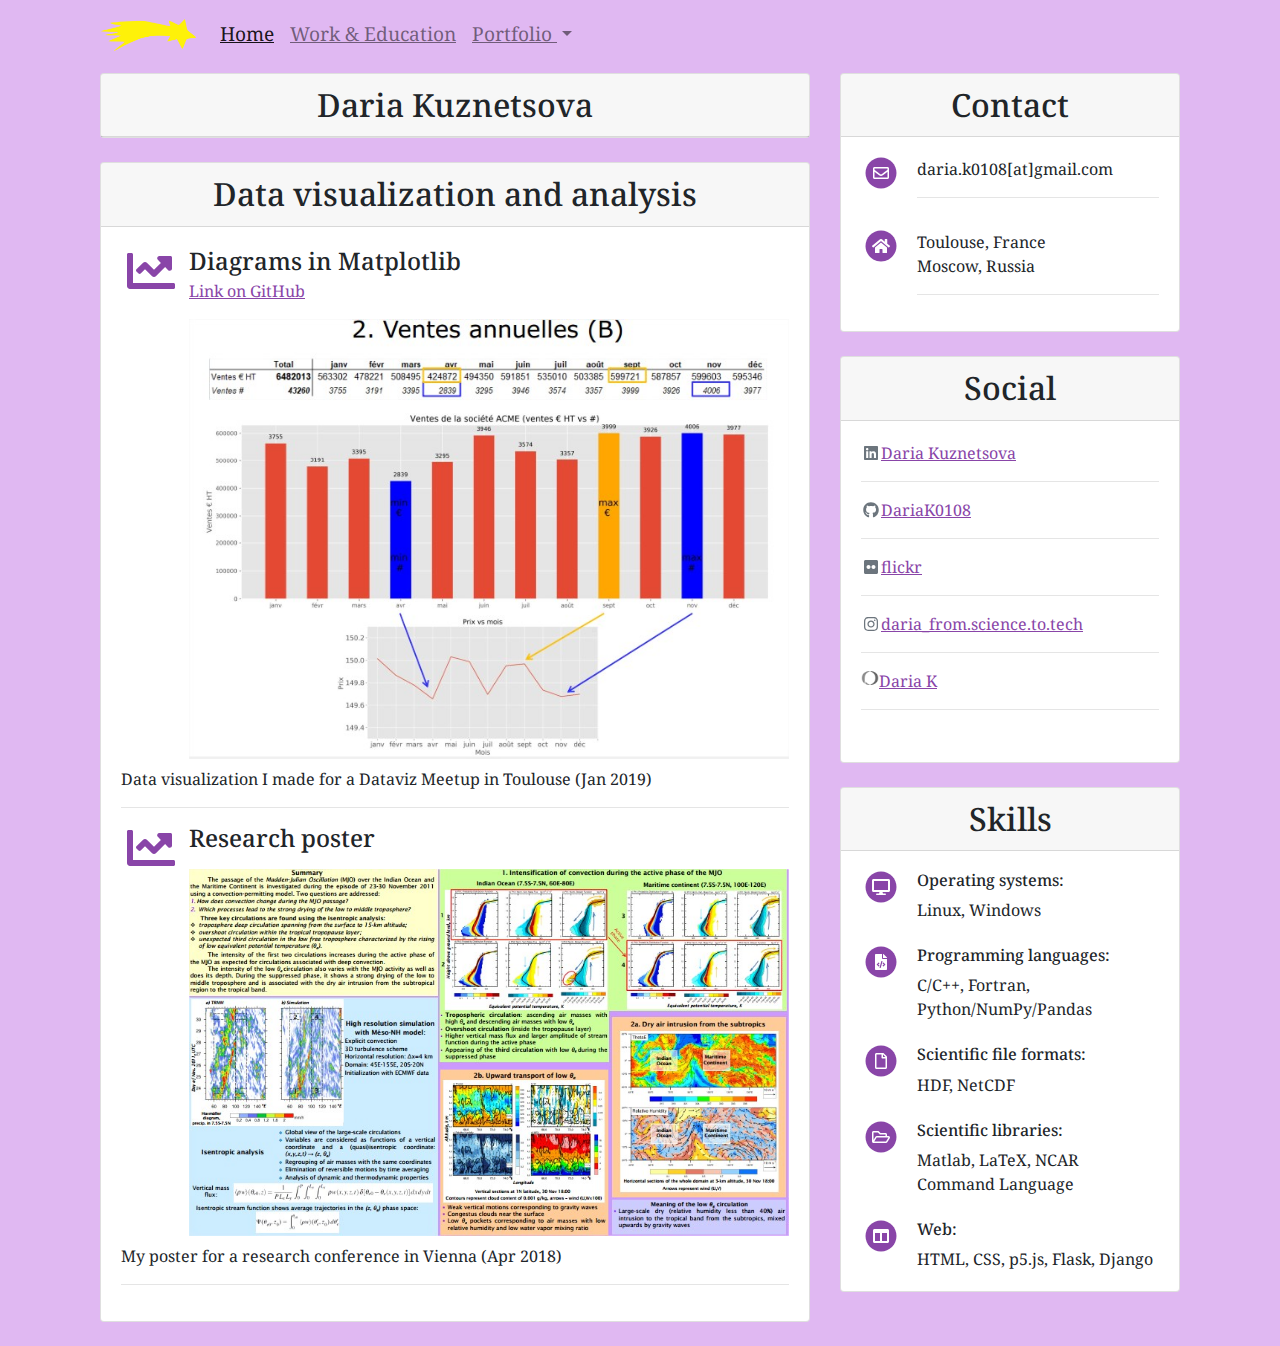
<file: dataviz.html>
﻿<!DOCTYPE html>
<html>
<head>
    <meta charset="utf-8">
    <meta name="viewport" content="width=device-width, initial-scale=1.0, shrink-to-fit=no">

    <link href="css/bootstrap.css" rel="stylesheet" />
    
    <link rel="shortcut icon" type="image/x-icon" href="img/Shooting-Star.ico"/>

    <link href="https://fonts.googleapis.com/css2?family=Dancing+Script:wght@700&display=swap" rel="stylesheet">
    <link href="https://fonts.googleapis.com/css2?family=Noto+Serif&display=swap" rel="stylesheet">
    <!-- <link href="css/all.css" rel="stylesheet"> -->
    <!-- <script defer src="js/fontawesome.min.js"></script> -->
    <script defer src="js/all.js"></script>
    <script defer src="js/jquery.min.js"></script>
    <!-- <script defer src="js/fontawesome.js"></script> -->

    <style type="text/css">
        .carousel-indicators {
            bottom: 0;
        }
        .carousel-indicators li {
            background-color: #868e96;
            cursor: pointer;
        }
        .carousel-indicators .active {
            background-color: #007bff;
        }
    </style>
    <link href="css/styles.css" rel="stylesheet" />

    <title>Daria Kuznetsova</title>


</head>

<body class="bg-light">
    <div class="container mt-1">
        
            
        <nav class="navbar navbar-expand-lg navbar-light bg-light">
            <a class="navbar-brand" href="index.html">
                <img src="img/Shooting-Star.png" width="95" height="32" alt="shooting star" loading="lazy">
            </a>
        
            <div class="navbar-collapse" id="navbarSupportedContent">
                <ul class="navbar-nav mr-auto">
                    <li class="nav-item active">
                    <a class="nav-link" href="index.html">Home <span class="sr-only">(current)</span></a>
                    </li>
                    <li class="nav-item">
                        <a class="nav-link" href="work_and_education.html">Work & Education</a>
                    </li>
                    
                    <li class="nav-item dropdown">
                    <a class="nav-link dropdown-toggle" href="#" id="navbarDropdown" role="button" data-toggle="dropdown" aria-haspopup="true" aria-expanded="false">
                        Portfolio
                    </a>
                    <div class="dropdown-menu" aria-labelledby="navbarDropdown">
                        <a class="dropdown-item" href="writing.html">Content Creating</a>
                        <a class="dropdown-item" href="dataviz.html">Data Visualization</a>
                    <!--
                        <div class="dropdown-divider"></div>
                        <a class="dropdown-item" href="#">Something else here</a>
                        -->
                    </div>
                    </li>
                </ul>
                <!-- Add Search bar later -->
                <!-- 
                <form class="form-inline my-2 my-lg-0" action="" method="get" novalidate>
                    <input class="form-control mr-sm-2" type="text" placeholder="Search" aria-label="Search" id="link-box">
                    <button class="btn btn-outline-primary my-2 my-sm-0" type="submit">Search</button>
                </form>
                -->
            </div>
        </nav>
    </div>


    

    <div class="container mt-2">
        <div class="col-md-12">

            <div class="row">

                <!--
                <div class="col-12 col-lg-8">
                -->
                <div class="col-md-8">
                
                    <div class="card mb-4">
                        <h2 class="card-header text-center">Daria Kuznetsova</h2>


                        <!--
                        <img src="img/profile.jpg" alt="Daria's pic" class="w-100" />
                        -->
                        <div class="carousel slide" data-ride="carousel">
                            <div class="carousel-inner">
                            <div class="carousel-item active">
                                
                                
                            </div>
                            
                            
                            
                        </div>
                    </div>    
                </div>

                <!-- <div class="col-md-12"> -->
                    
                
                <!-- </div> -->
                
                

                <div class="card mb-4">
                    <h2 class="card-header text-center">Data visualization and analysis</h2>

                    <div class="card-body">

                        <!-- Work experience No 1 -->
                        <div class="media mb-2">
                            <i class="fas fa-chart-line fa-fw fa-3x text-primary mr-2"></i>
                            <div class="media-body">
                                <h3 class="h4 mb-1">Diagrams in Matplotlib</h3>
                                <p>
                                    <a href="https://github.com/DariaK0108/DatavizToulouse">
                                        Link on GitHub
                                    </a>    
                                </p>
                                <center>
                                <img class="d-block w-80 img-fluid main" src="portfolio/dataviz_ventes_annuelles.jpg" width="640" alt="Above the mountains">
                                </center>

                                
                            </div>
                        </div>
                        <p class="card-text">Data visualization I made for a Dataviz Meetup in Toulouse (Jan 2019)</p>
                        <hr />


                        <!-- Work experience No 2 -->

                        <div class="media mb-2">
                            <i class="fas fa-chart-line fa-fw fa-3x text-primary mr-2"></i>
                            <div class="media-body">
                                <h3 class="h4 mb-1">Research poster</h3>
                                <p>
                                    <a href="">
                                        
                                    </a>    
                                </p>
                                <center>
                                <img class="d-block w-80 img-fluid main" src="portfolio/dataviz_poster_egu.jpg" width="640" alt="Above the mountains">
                                </center>
                                
                            </div>
                        </div>
                        <p class="card-text">My poster for a research conference in Vienna (Apr 2018)</p>
                        <hr />


                    </div>
                </div>
            

                <!-- EDUCATION-->

                

            </div>
            <!-- 
            <div class="col-12 col-lg-4">
            -->

            <div class="col-md-4">
                <div class="card mb-4">
                    <h2 class="card-header text-center">Contact</h2>
                    <div class="card-body">
                        


                        <div class="media">
                            <div class="fa-layers fa-fw fa-2x mr-3">
                                <i class="fas fa-circle text-primary"></i>
                                <i class="far fa-envelope text-white" data-fa-transform="shrink-8"></i>
                            </div>

                    

                            <ul class="media-body list-unstyled">
                                <li>daria.k0108[at]gmail.com</li>
                                <li><hr /></li>

                            </ul>

                        </div>


                        <div class="media">

                            <div class="fa-layers fa-fw fa-2x mr-3">
                                <i class="fas fa-circle text-primary"></i>
                                <i class="fas fa-home text-white" data-fa-transform="shrink-8"></i>
                            </div>


                            <div class="media-body">
                                <address class="mb-0">
                                    Toulouse, France<br />
                                    Moscow, Russia<br />
                                    
                                </address>
                                <hr />
                            </div>
                        </div>

                        <!--
                        <div class="media">

                            <div class="fa-layers fa-fw fa-2x mr-3">
                                <i class="fas fa-circle text-primary"></i>
                                <i class="fas fa-at text-white" data-fa-transform="shrink-8"></i>
                            </div>

                            
                            <div class="media-body">
                                <form>
                                    <div class="form-group">
                                        <div class="input-group">
                                            <span class="input-group-text" id="name">Name:</span>
                                            <input type="text" class="form-control" name="name" placeholder="Your name here"
                                                   aria-label="Your name" aria-describedby="name" />

                                        </div>
                                    </div>
                                    <div class="form-group">
                                        <div class="input-group">
                                            <span class="input-group-text" id="email">Email:</span>
                                            <input type="email" class="form-control" name="email" placeholder="Your email here"
                                                   aria-label="Your email" aria-describedby="email" />

                                        </div>
                                    </div>
                                    
                                    <div class="form-group">
                                        <div class="input-group input-group-sm">
                                            <span class="input-group-text" id="message">
                                                <i class="fas fa-pencil-alt"></i>
                                            </span>
                                            <textarea class="form-control" name="message" placeholder="Your message here"
                                                      aria-label="Your message" aria-describedby="message" rows="3">
                                            </textarea>

                                        </div>
                                    </div>
                                    <button type="submit" class="btn btn-sm btn-primary">Send message</button>
                                    
                                </form>
                            </div>
                            
                        </div>
                        -->




                    </div>
                </div>



                <!-- PORTFOLIO -->

                <div class="card mb-4">
                    <h2 class="card-header text-center">Social</h2>
                    <div class="card-body">



                        <div class="media">

                            

                            <ul class="media-body list-unstyled">
                                <li><i class="fab fa-fw fa-linkedin text-muted"></i><a href="https://linkedin.com/in/daria-kuznetsova-0108">Daria Kuznetsova</a></li>
                                <li><hr /></li>

                                <li><i class="fab fa-fw fa-github text-muted"></i><a href="http://github.com/DariaK0108">DariaK0108</a></li>
                                
                                <!--
                                <li><i class="fab fa-fw fa-codepen text-muted"></i><a href="#0">CodePen</a></li>
                                <li><i class="fab fa-fw fa-stack-overflow text-muted"></i><a href="#0">Stackoverflow</a></li>
                                -->
                                <li><hr /></li>

                            
                                <li><i class="fab fa-fw fa-flickr text-muted"></i><a href="https://www.flickr.com/photos/daria-scientist/">flickr</a></li>
                                <li><hr /></li>
                                <li><i class="fab fa-fw fa-instagram text-muted"></i><a href="https://www.instagram.com/daria_from.science.to.tech/">daria_from.science.to.tech</a></li>
                                <li><hr /></li>

                                <!--
                                <li><i class="fab fa-fw fa-youtube text-muted"></i><a href="https://www.youtube.com/channel/UCbkzrXSzL9mL0Tl8bknSsQQ">Daria-Scientist</a></li>
                                <li><hr /></li>
                                -->
                                <li><span class="myicon"></span><a href="https://www.openprocessing.org/user/189183">Daria K</a></li>


                                <li><hr /></li>

                            </ul>

                        </div>


                    </div>
                </div>







                <!-- Skills -->
                <!-- PORTFOLIO -->

                <div class="card mb-4">
                    <h2 class="card-header text-center">Skills</h2>
                    <div class="card-body">



                        <div class="media">
                            <div class="fa-layers fa-fw fa-2x mr-3">
                                <i class="fas fa-circle text-primary"></i>
                                <i class="fas fa-desktop text-white" data-fa-transform="shrink-8"></i>
                            </div>
                            <div class="media-body">
                                <h6>Operating systems:</h6> 
                                Linux, Windows
                            </div>
                        </div>
                        <br />
                        <div class="media">
                            <div class="fa-layers fa-fw fa-2x mr-3">
                                <i class="fas fa-circle text-primary"></i>
                                <i class="fas fa-file-code text-white" data-fa-transform="shrink-8"></i>
                            </div>
                            <div class="media-body">
                                <h6>Programming languages:</h6>
                                C/C++, Fortran, Python/NumPy/Pandas
                            </div>
                        </div>
                        <br />
                        <div class="media">
                            <div class="fa-layers fa-fw fa-2x mr-3">
                                <i class="fas fa-circle text-primary"></i>
                                <i class="far fa-file text-white" data-fa-transform="shrink-8"></i>
                            </div>
                            <div class="media-body">
                                <h6>Scientific file formats:</h6>
                                HDF, NetCDF
                            </div>
                        </div>
                        <br />
                        <div class="media">
                            <div class="fa-layers fa-fw fa-2x mr-3">
                                <i class="fas fa-circle text-primary"></i>
                                <i class="far fa-folder-open text-white" data-fa-transform="shrink-8"></i>
                            </div>

                            <div class="media-body">
                                <h6>Scientific libraries:</h6>
                                Matlab, LaTeX, NCAR Command Language

                            </div>

                        </div>
                        <br />
                        <div class="media">
                            <div class="fa-layers fa-fw fa-2x mr-3">
                                <i class="fas fa-circle text-primary"></i>
                                <i class="fas fa-columns text-white" data-fa-transform="shrink-8"></i>
                            </div>
                            <div class="media-body">
                                <h6>Web:</h6>
                                HTML, CSS, p5.js, Flask, Django
                            </div>

                        </div>




                    </div>
                </div>












            </div>
















        <!-- <div class="row"> -->
        </div>


    <!-- <div class="container mt-4"> -->
    </div>
    




    <script src="js/jquery.min.js"></script>
    <script src="js/bootstrap.bundle.js"></script>
</body>
</html>
</file>
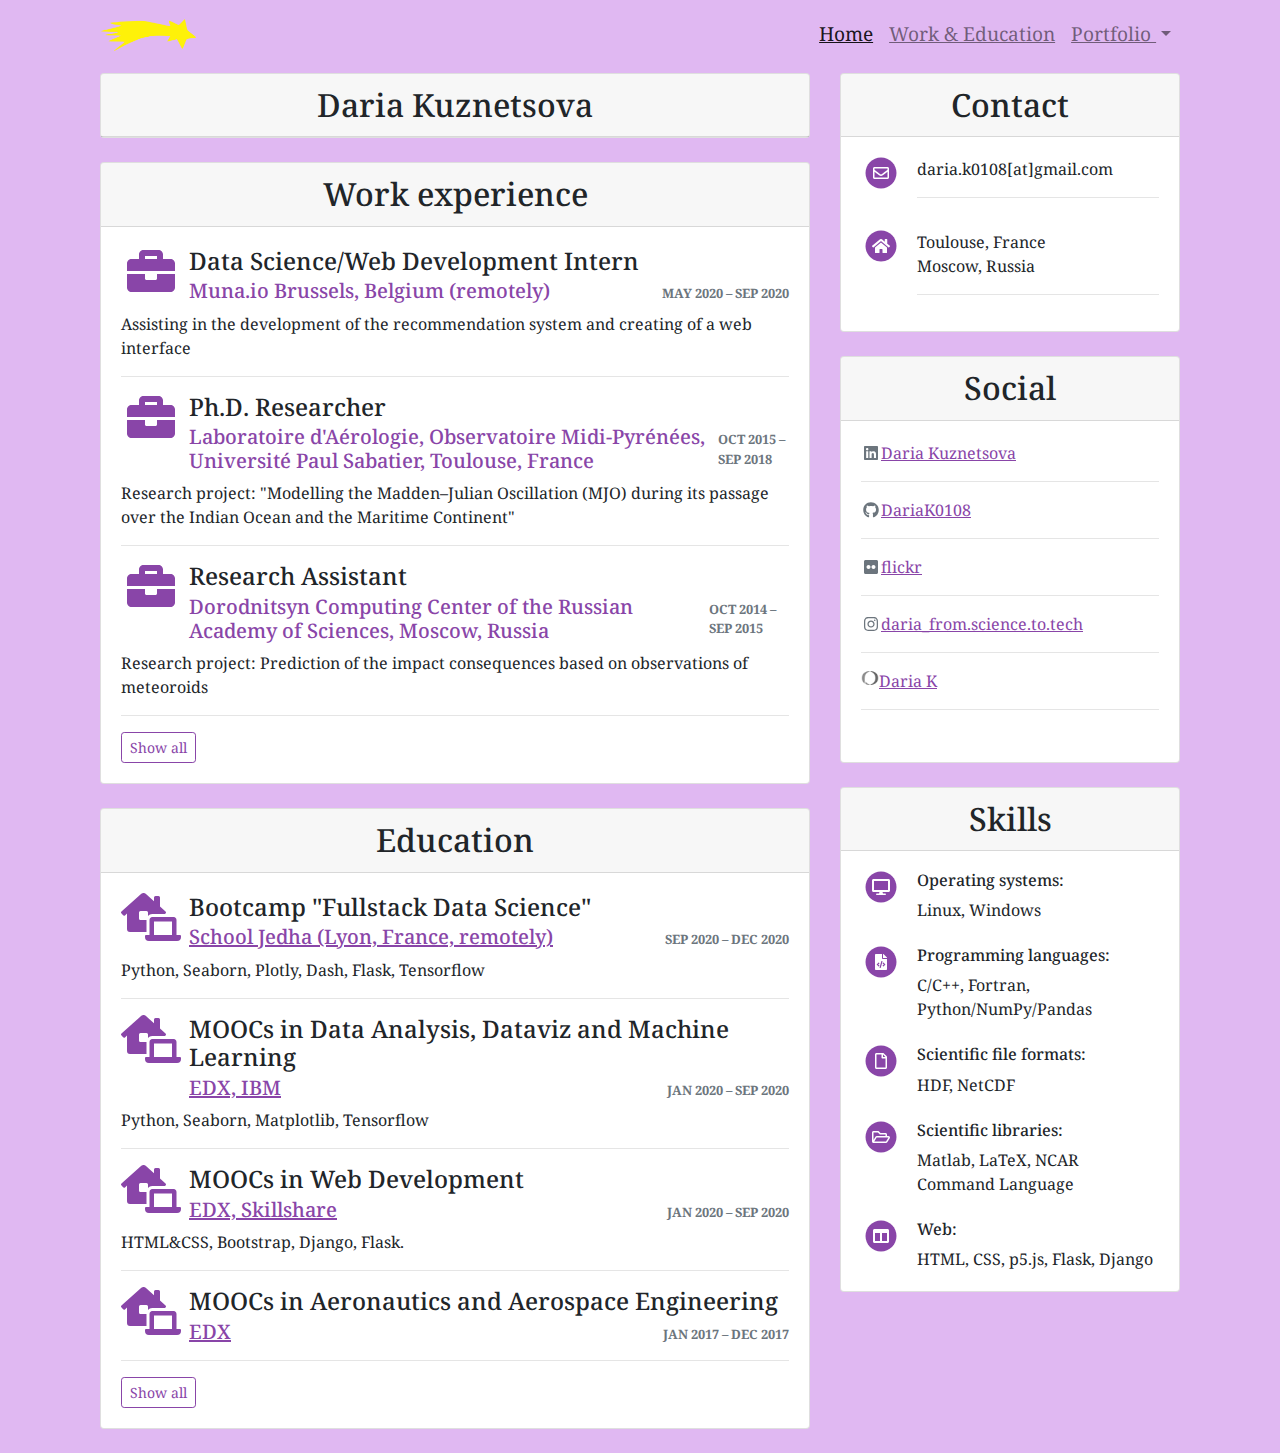
<file: work_and_education.html>
﻿<!DOCTYPE html>
<html>
<head>
    <meta charset="utf-8">
    <meta name="viewport" content="width=device-width, initial-scale=1.0, shrink-to-fit=no">

    <link href="css/bootstrap.css" rel="stylesheet" />
    
    <link rel="shortcut icon" type="image/x-icon" href="img/Shooting-Star.ico"/>

    <link href="https://fonts.googleapis.com/css2?family=Dancing+Script:wght@700&display=swap" rel="stylesheet">
    <link href="https://fonts.googleapis.com/css2?family=Noto+Serif&display=swap" rel="stylesheet">
    <!-- <link href="css/all.css" rel="stylesheet"> -->
    <!-- <script defer src="js/fontawesome.min.js"></script> -->
    <script defer src="js/all.js"></script>
    <script defer src="js/jquery.min.js"></script>
    <!-- <script defer src="js/fontawesome.js"></script> -->

    <style type="text/css">
        .carousel-indicators {
            bottom: 0;
        }
        .carousel-indicators li {
            background-color: #868e96;
            cursor: pointer;
        }
        .carousel-indicators .active {
            background-color: #007bff;
        }
    </style>
    <link href="css/styles.css" rel="stylesheet" />

    <title>Daria Kuznetsova</title>


</head>

<body class="bg-light">
    <div class="container mt-1">
        
            
        <nav class="navbar navbar-expand-lg navbar-light bg-light">
            <a class="navbar-brand" href="index.html">
                <img src="img/Shooting-Star.png" width="95" height="32" alt="shooting star" loading="lazy">
            </a>
            <!--
            <div class="collapse navbar-collapse" id="navbarSupportedContent">
            -->
            <div class="navbar-collapse" id="navbarSupportedContent"></div>
                <ul class="navbar-nav mr-auto">
                    <li class="nav-item active">
                    <a class="nav-link" href="index.html">Home <span class="sr-only">(current)</span></a>
                    </li>
                    <li class="nav-item">
                        <a class="nav-link" href="work_and_education.html">Work & Education</a>
                    </li>
                    
                    <li class="nav-item dropdown">
                    <a class="nav-link dropdown-toggle" href="#" id="navbarDropdown" role="button" data-toggle="dropdown" aria-haspopup="true" aria-expanded="false">
                        Portfolio
                    </a>
                    <div class="dropdown-menu" aria-labelledby="navbarDropdown">
                        <a class="dropdown-item" href="writing.html">Content Creating</a>
                        <a class="dropdown-item" href="dataviz.html">Data Visualization</a>
                    <!--
                        <div class="dropdown-divider"></div>
                        <a class="dropdown-item" href="#">Something else here</a>
                        -->
                    </div>
                    </li>
                </ul>
                <!-- Add Search bar later -->
                <!-- 
                <form class="form-inline my-2 my-lg-0" action="" method="get" novalidate>
                    <input class="form-control mr-sm-2" type="text" placeholder="Search" aria-label="Search" id="link-box">
                    <button class="btn btn-outline-primary my-2 my-sm-0" type="submit">Search</button>
                </form>
                -->
            </div>
        </nav>
    </div>


    

    <div class="container mt-2">
        <div class="col-md-12">

            <div class="row">

                <!--
                <div class="col-12 col-lg-8">
                -->
                <div class="col-md-8">
                
                    <div class="card mb-4">
                        <h2 class="card-header text-center">Daria Kuznetsova</h2>


                        <!--
                        <img src="img/profile.jpg" alt="Daria's pic" class="w-100" />
                        -->
                        <div class="carousel slide" data-ride="carousel">
                            <div class="carousel-inner">
                            <div class="carousel-item active">
                                
                                <div class="carousel-caption d-none d-md-block">
                                    <h4 class="textcarousel-lg">Hi, that's me!</h4>
                                    <p class="textcarousel-sm">Welcome!</p>
                                </div>
                            </div>
                            
                            
                            
                        </div>
                    </div>    
                </div>

                <!-- <div class="col-md-12"> -->
                    
                
                <!-- </div> -->
                
                

                <div class="card mb-4">
                    <h2 class="card-header text-center">Work experience</h2>

                    <div class="card-body">

                        <!-- Work experience No 1 -->
                        <div class="media mb-2">
                            <i class="fas fa-briefcase fa-fw fa-3x text-primary mr-2"></i>
                            <div class="media-body">
                                <h3 class="h4 mb-1">Data Science/Web Development Intern</h3>
                                <div class="d-sm-flex justify-content-sm-between align-items-sm-baseline">
                                    <h5 class="mb-0 mytextcolor">Muna.io
                                                        Brussels, Belgium (remotely)</h5>
                                    <small class="d-block text-uppercase font-weight-bold text-muted">
                                        <time datetime="2020-05">May 2020</time> &ndash;
                                        <time datetime="2020-09">Sep 2020</time>
                                    </small>
                                </div>
                            </div>
                        </div>
                        <p class="card-text">Assisting in the development of the recommendation system and creating of a web interface</p>
                        <hr />

                        <div class="media mb-2">
                            <i class="fas fa-briefcase fa-fw fa-3x text-primary mr-2"></i>
                            <div class="media-body">
                                <h3 class="h4 mb-1">Ph.D. Researcher</h3>
                                <div class="d-sm-flex justify-content-sm-between align-items-sm-baseline">
                                    <h5 class="mb-0 mytextcolor">Laboratoire d'Aérologie, Observatoire Midi-Pyrénées, Université Paul Sabatier,
                                                        Toulouse, France</h5>
                                    <small class="d-block text-uppercase font-weight-bold text-muted">
                                        <time datetime="2015-10">Oct 2015</time> &ndash;
                                        <time datetime="2018-09">Sep 2018</time>
                                    </small>
                                </div>
                            </div>
                        </div>
                        <p class="card-text">Research project: "Modelling the Madden–Julian Oscillation (MJO) during its passage over the Indian Ocean and the Maritime Continent"</p>
                        <hr />

                        <!-- Work experience No 2 -->

                        <div class="media mb-2">
                            <i class="fas fa-briefcase fa-fw fa-3x text-primary mr-2"></i>
                            <div class="media-body">
                                <h3 class="h4 mb-1">Research Assistant</h3>
                                <div class="d-sm-flex justify-content-sm-between align-items-sm-baseline">
                                    <h5 class="mb-0">Dorodnitsyn Computing Center of the Russian Academy of Sciences, Moscow, Russia</h5>
                                    <small class="d-block text-uppercase font-weight-bold text-muted">
                                        <time datetime="2014-01">Oct 2014</time> &ndash;
                                        <time datetime="2015-01">Sep 2015</time>
                                    </small>
                                </div>
                            </div>
                        </div>
                        <p class="card-text">Research project: Prediction of the impact consequences based on observations of meteoroids</p>
                        <hr />

                        <!-- Collapse after that -->

                        <div class="collapse" id="collapse-work">

                            <!-- Work experience No 3 -->

                            <div class="media mb-2">
                                <i class="fas fa-briefcase fa-fw fa-3x text-primary mr-2"></i>
                                <div class="media-body">
                                    <h3 class="h4 mb-1">Junior Research Scientist</h3>
                                    <div class="d-sm-flex justify-content-sm-between align-items-sm-baseline">
                                        <h5 class="mb-0">Institute of Mechanics of the Lomonosov <br>
                                            Moscow State University, Moscow, Russia</h5>
                                        <small class="d-block text-uppercase font-weight-bold text-muted">
                                            <time datetime="2010-07">Jul 2010</time> &ndash;
                                            <time datetime="2014-12">Sep 2014</time>
                                        </small>
                                    </div>
                                </div>
                            </div>
                            <p class="card-text">Transition to chaotic motions in penetrative convection</p>
                            <hr />

                            <!-- Work experience No 4 -->

                            <!-- End of work experience -->
                            <!-- End of collapse -->
                            <!-- <div class="collapse" id="collapse-work">-->
                        </div>

                        <button type="button" class="btn btn-sm btn-outline-primary" data-toggle="collapse" data-target="#collapse-work" aria-expanded="false" aria-controls="collapse-work">
                            Show all
                        </button>


                        <!-- <div class="card-body"> -->
                    </div>
                </div>
            

                <!-- EDUCATION-->

                <div class="card mb-4">
                    <h2 class="card-header text-center">Education</h2>

                    <div class="card-body">

                        <!-- Education No 1 -->
                        <div class="media mb-2">
                            <i class="fas fa-laptop-house fa-fw fa-3x text-primary mr-2"></i>
                            <div class="media-body">
                                <h3 class="h4 mb-1">Bootcamp "Fullstack Data Science"</h3>
                                <div class="d-sm-flex justify-content-sm-between align-items-sm-baseline">
                                    <h5 class="mb-0"><a href="#0">School Jedha (Lyon, France, remotely)</a></h5>
                                    <small class="d-block text-uppercase font-weight-bold text-muted">
                                        <time datetime="2020-01">Sep 2020</time> &ndash;
                                        <time datetime="2020-09">Dec 2020</time>
                                    </small>
                                </div>
                            </div>
                        </div>
                        <p class="card-text">Python, Seaborn, Plotly, Dash, Flask, Tensorflow</p>
                        <hr />


                        <div class="media mb-2">
                            <i class="fas fa-laptop-house fa-fw fa-3x text-primary mr-2"></i>
                            <div class="media-body">
                                <h3 class="h4 mb-1">MOOCs in Data Analysis, Dataviz and Machine Learning</h3>
                                <div class="d-sm-flex justify-content-sm-between align-items-sm-baseline">
                                    <h5 class="mb-0"><a href="#0">EDX, IBM</a></h5>
                                    <small class="d-block text-uppercase font-weight-bold text-muted">
                                        <time datetime="2020-01">Jan 2020</time> &ndash;
                                        <time datetime="2020-09">Sep 2020</time>
                                    </small>
                                </div>
                            </div>
                        </div>
                        <p class="card-text">Python, Seaborn, Matplotlib, Tensorflow</p>
                        <hr />

                        <!--  Education  No 2 -->

                        <div class="media mb-2">
                            <i class="fas fa-laptop-house fa-fw fa-3x text-primary mr-2"></i>
                            <div class="media-body">
                                <h3 class="h4 mb-1">MOOCs in Web Development</h3>
                                <div class="d-sm-flex justify-content-sm-between align-items-sm-baseline">
                                    <h5 class="mb-0"><a href="#0">EDX, Skillshare</a></h5>
                                    <small class="d-block text-uppercase font-weight-bold text-muted">
                                        <time datetime="2017-01">Jan 2020</time> &ndash;
                                        <time datetime="2017-12">Sep 2020</time>
                                    </small>
                                </div>
                            </div>
                        </div>
                        <p class="card-text">HTML&CSS, Bootstrap, Django, Flask.</p>
                        <hr />

                        <!-- Education No 3 -->

                        <div class="media mb-2">
                            <i class="fas fa-laptop-house fa-fw fa-3x text-primary mr-2"></i>
                            <div class="media-body">
                                <h3 class="h4 mb-1">MOOCs in Aeronautics and Aerospace Engineering</h3>
                                <div class="d-sm-flex justify-content-sm-between align-items-sm-baseline">
                                    <h5 class="mb-0"><a href="#0">EDX</a></h5>
                                    <small class="d-block text-uppercase font-weight-bold text-muted">
                                        <time datetime="2017-01">Jan 2017</time> &ndash;
                                        <time datetime="2017-12">Dec 2017</time>
                                    </small>
                                </div>
                            </div>
                        </div>
                        <p class="card-text"></p>
                        <hr />

                        <!-- Collapse after that -->

                        <div class="collapse" id="collapse-school">
                            <!-- Education No 4 -->

                            <div class="media mb-2">
                                <i class="fas fa-university fa-fw fa-3x text-primary mr-2"></i>
                                <div class="media-body">
                                    <h3 class="h4 mb-1">Ph.D., Specialization "Atmosphere, Ocean, Climate"</h3>
                                    <div class="d-sm-flex justify-content-sm-between align-items-sm-baseline">
                                        <h5 class="mb-0"><a href="#0">Laboratoire d'Aérologie, Observatoire Midi-Pyrénées, Université Paul Sabatier, 
                                             Toulouse, France</a></h5>
                                        <small class="d-block text-uppercase font-weight-bold text-muted">
                                            <time datetime="2017-01">Oct 2015</time> &ndash;
                                            <time datetime="2017-12">Sep 2018</time>
                                        </small>
                                    </div>
                                </div>
                            </div>
                            <p class="card-text"></p>
                            <hr />


                            <!-- Education No 5 -->

                            <div class="media mb-2">
                                <i class="fas fa-university fa-fw fa-3x text-primary mr-2"></i>
                                <div class="media-body">
                                    <h3 class="h4 mb-1">Master's in Fluid and Gas Dynamics</h3>
                                    <div class="d-sm-flex justify-content-sm-between align-items-sm-baseline">
                                        <h5 class="mb-0"><a href="#0">Moscow State University, Faculty of Mechanics and Mathematics, 
                                             Moscow, Russia</a></h5>
                                        <small class="d-block text-uppercase font-weight-bold text-muted">
                                            <time datetime="2017-01">Sep 2005</time> &ndash;
                                            <time datetime="2017-12">Jun 2010</time>
                                        </small>
                                    </div>
                                </div>
                            </div>
                            <p class="card-text"></p>
                            <hr />


                            <!-- End of work experience -->
                            <!-- End of collapse -->
                            <!-- <div class="collapse" id="collapse-work">-->
                        </div>

                        <button type="button" class="btn btn-sm btn-outline-primary" data-toggle="collapse" data-target="#collapse-school" aria-expanded="false" aria-controls="collapse-school">
                            Show all
                        </button>


                        <!-- <div class="card-body"> -->
                    </div>
                </div>

                <!-- Remove testimonials for now -->
                <!--
                <div class="card mb-4">
                    <h2 class="header text-center">Testimonials</h2>
                    <div class="card-body">
                        <div id="carousel" class="carousel slide" data-ride="false">
                            <ol class="carousel-indicators mb-0">
                                <li data-target="#carousel" data-slide-to="0" class="active"></li>
                                <li data-target="#carousel" data-slide-to="1"></li>
                                <li data-target="#carousel" data-slide-to="2"></li>
                            </ol>
                            <div class="carousel-inner">
                                <div class="carousel-item active">
                                    <blockquote class="blockquote text-center d-flex flex-column justify-content-center">
                                        <p class="mb-0">Lorem ipsum 1.</p>
                                        <footer class="blockquote-footer">Firstname Lastname</footer>
                                    </blockquote>
                                </div>
                                <div class="carousel-item">
                                    <blockquote class="blockquote text-center d-flex flex-column justify-content-center">
                                        <p class="mb-0">Lorem ipsum 2.</p>
                                        <footer class="blockquote-footer">Firstname Lastname</footer>
                                    </blockquote>
                                </div>
                                <div class="carousel-item">
                                    <blockquote class="blockquote text-center d-flex flex-column justify-content-center">
                                        <p class="mb-0">Lorem ipsum 3.</p>
                                        <footer class="blockquote-footer">Firstname Lastname</footer>
                                    </blockquote>
                                </div>
                            </div>
                        </div>
                    </div>
                </div>
                -->    
            </div>
            <!-- 
            <div class="col-12 col-lg-4">
            -->

            <div class="col-md-4">
                <div class="card mb-4">
                    <h2 class="card-header text-center">Contact</h2>
                    <div class="card-body">
                        


                        <div class="media">
                            <div class="fa-layers fa-fw fa-2x mr-3">
                                <i class="fas fa-circle text-primary"></i>
                                <i class="far fa-envelope text-white" data-fa-transform="shrink-8"></i>
                            </div>

                    

                            <ul class="media-body list-unstyled">
                                <li>daria.k0108[at]gmail.com</li>
                                <li><hr /></li>

                            </ul>

                        </div>


                        <div class="media">

                            <div class="fa-layers fa-fw fa-2x mr-3">
                                <i class="fas fa-circle text-primary"></i>
                                <i class="fas fa-home text-white" data-fa-transform="shrink-8"></i>
                            </div>


                            <div class="media-body">
                                <address class="mb-0">
                                    Toulouse, France<br />
                                    Moscow, Russia<br />
                                    
                                </address>
                                <hr />
                            </div>
                        </div>

                        <!--
                        <div class="media">

                            <div class="fa-layers fa-fw fa-2x mr-3">
                                <i class="fas fa-circle text-primary"></i>
                                <i class="fas fa-at text-white" data-fa-transform="shrink-8"></i>
                            </div>

                            
                            <div class="media-body">
                                <form>
                                    <div class="form-group">
                                        <div class="input-group">
                                            <span class="input-group-text" id="name">Name:</span>
                                            <input type="text" class="form-control" name="name" placeholder="Your name here"
                                                   aria-label="Your name" aria-describedby="name" />

                                        </div>
                                    </div>
                                    <div class="form-group">
                                        <div class="input-group">
                                            <span class="input-group-text" id="email">Email:</span>
                                            <input type="email" class="form-control" name="email" placeholder="Your email here"
                                                   aria-label="Your email" aria-describedby="email" />

                                        </div>
                                    </div>
                                    
                                    <div class="form-group">
                                        <div class="input-group input-group-sm">
                                            <span class="input-group-text" id="message">
                                                <i class="fas fa-pencil-alt"></i>
                                            </span>
                                            <textarea class="form-control" name="message" placeholder="Your message here"
                                                      aria-label="Your message" aria-describedby="message" rows="3">
                                            </textarea>

                                        </div>
                                    </div>
                                    <button type="submit" class="btn btn-sm btn-primary">Send message</button>
                                    
                                </form>
                            </div>
                            
                        </div>
                        -->




                    </div>
                </div>



                <!-- PORTFOLIO -->

                <div class="card mb-4">
                    <h2 class="card-header text-center">Social</h2>
                    <div class="card-body">



                        <div class="media">

                            

                            <ul class="media-body list-unstyled">
                                <li><i class="fab fa-fw fa-linkedin text-muted"></i><a href="https://linkedin.com/in/daria-kuznetsova-0108">Daria Kuznetsova</a></li>
                                <li><hr /></li>

                                <li><i class="fab fa-fw fa-github text-muted"></i><a href="http://github.com/DariaK0108">DariaK0108</a></li>
                                
                                <!--
                                <li><i class="fab fa-fw fa-codepen text-muted"></i><a href="#0">CodePen</a></li>
                                <li><i class="fab fa-fw fa-stack-overflow text-muted"></i><a href="#0">Stackoverflow</a></li>
                                -->
                                <li><hr /></li>

                            
                                <li><i class="fab fa-fw fa-flickr text-muted"></i><a href="https://www.flickr.com/photos/daria-scientist/">flickr</a></li>
                                <li><hr /></li>
                                <li><i class="fab fa-fw fa-instagram text-muted"></i><a href="https://www.instagram.com/daria_from.science.to.tech/">daria_from.science.to.tech</a></li>
                                <li><hr /></li>

                                <!--
                                <li><i class="fab fa-fw fa-youtube text-muted"></i><a href="https://www.youtube.com/channel/UCbkzrXSzL9mL0Tl8bknSsQQ">Daria-Scientist</a></li>
                                <li><hr /></li>
                                -->
                                <li><span class="myicon"></span><a href="https://www.openprocessing.org/user/189183">Daria K</a></li>


                                <li><hr /></li>

                            </ul>

                        </div>


                    </div>
                </div>







                <!-- Skills -->
                <!-- PORTFOLIO -->

                <div class="card mb-4">
                    <h2 class="card-header text-center">Skills</h2>
                    <div class="card-body">



                        <div class="media">
                            <div class="fa-layers fa-fw fa-2x mr-3">
                                <i class="fas fa-circle text-primary"></i>
                                <i class="fas fa-desktop text-white" data-fa-transform="shrink-8"></i>
                            </div>
                            <div class="media-body">
                                <h6>Operating systems:</h6> 
                                Linux, Windows
                            </div>
                        </div>
                        <br />
                        <div class="media">
                            <div class="fa-layers fa-fw fa-2x mr-3">
                                <i class="fas fa-circle text-primary"></i>
                                <i class="fas fa-file-code text-white" data-fa-transform="shrink-8"></i>
                            </div>
                            <div class="media-body">
                                <h6>Programming languages:</h6>
                                C/C++, Fortran, Python/NumPy/Pandas
                            </div>
                        </div>
                        <br />
                        <div class="media">
                            <div class="fa-layers fa-fw fa-2x mr-3">
                                <i class="fas fa-circle text-primary"></i>
                                <i class="far fa-file text-white" data-fa-transform="shrink-8"></i>
                            </div>
                            <div class="media-body">
                                <h6>Scientific file formats:</h6>
                                HDF, NetCDF
                            </div>
                        </div>
                        <br />
                        <div class="media">
                            <div class="fa-layers fa-fw fa-2x mr-3">
                                <i class="fas fa-circle text-primary"></i>
                                <i class="far fa-folder-open text-white" data-fa-transform="shrink-8"></i>
                            </div>

                            <div class="media-body">
                                <h6>Scientific libraries:</h6>
                                Matlab, LaTeX, NCAR Command Language

                            </div>

                        </div>
                        <br />
                        <div class="media">
                            <div class="fa-layers fa-fw fa-2x mr-3">
                                <i class="fas fa-circle text-primary"></i>
                                <i class="fas fa-columns text-white" data-fa-transform="shrink-8"></i>
                            </div>
                            <div class="media-body">
                                <h6>Web:</h6>
                                HTML, CSS, p5.js, Flask, Django
                            </div>

                        </div>




                    </div>
                </div>












            </div>
















        <!-- <div class="row"> -->
        </div>


    <!-- <div class="container mt-4"> -->
    </div>
    




    <script src="js/jquery.min.js"></script>
    <script src="js/bootstrap.bundle.js"></script>
</body>
</html>
</file>
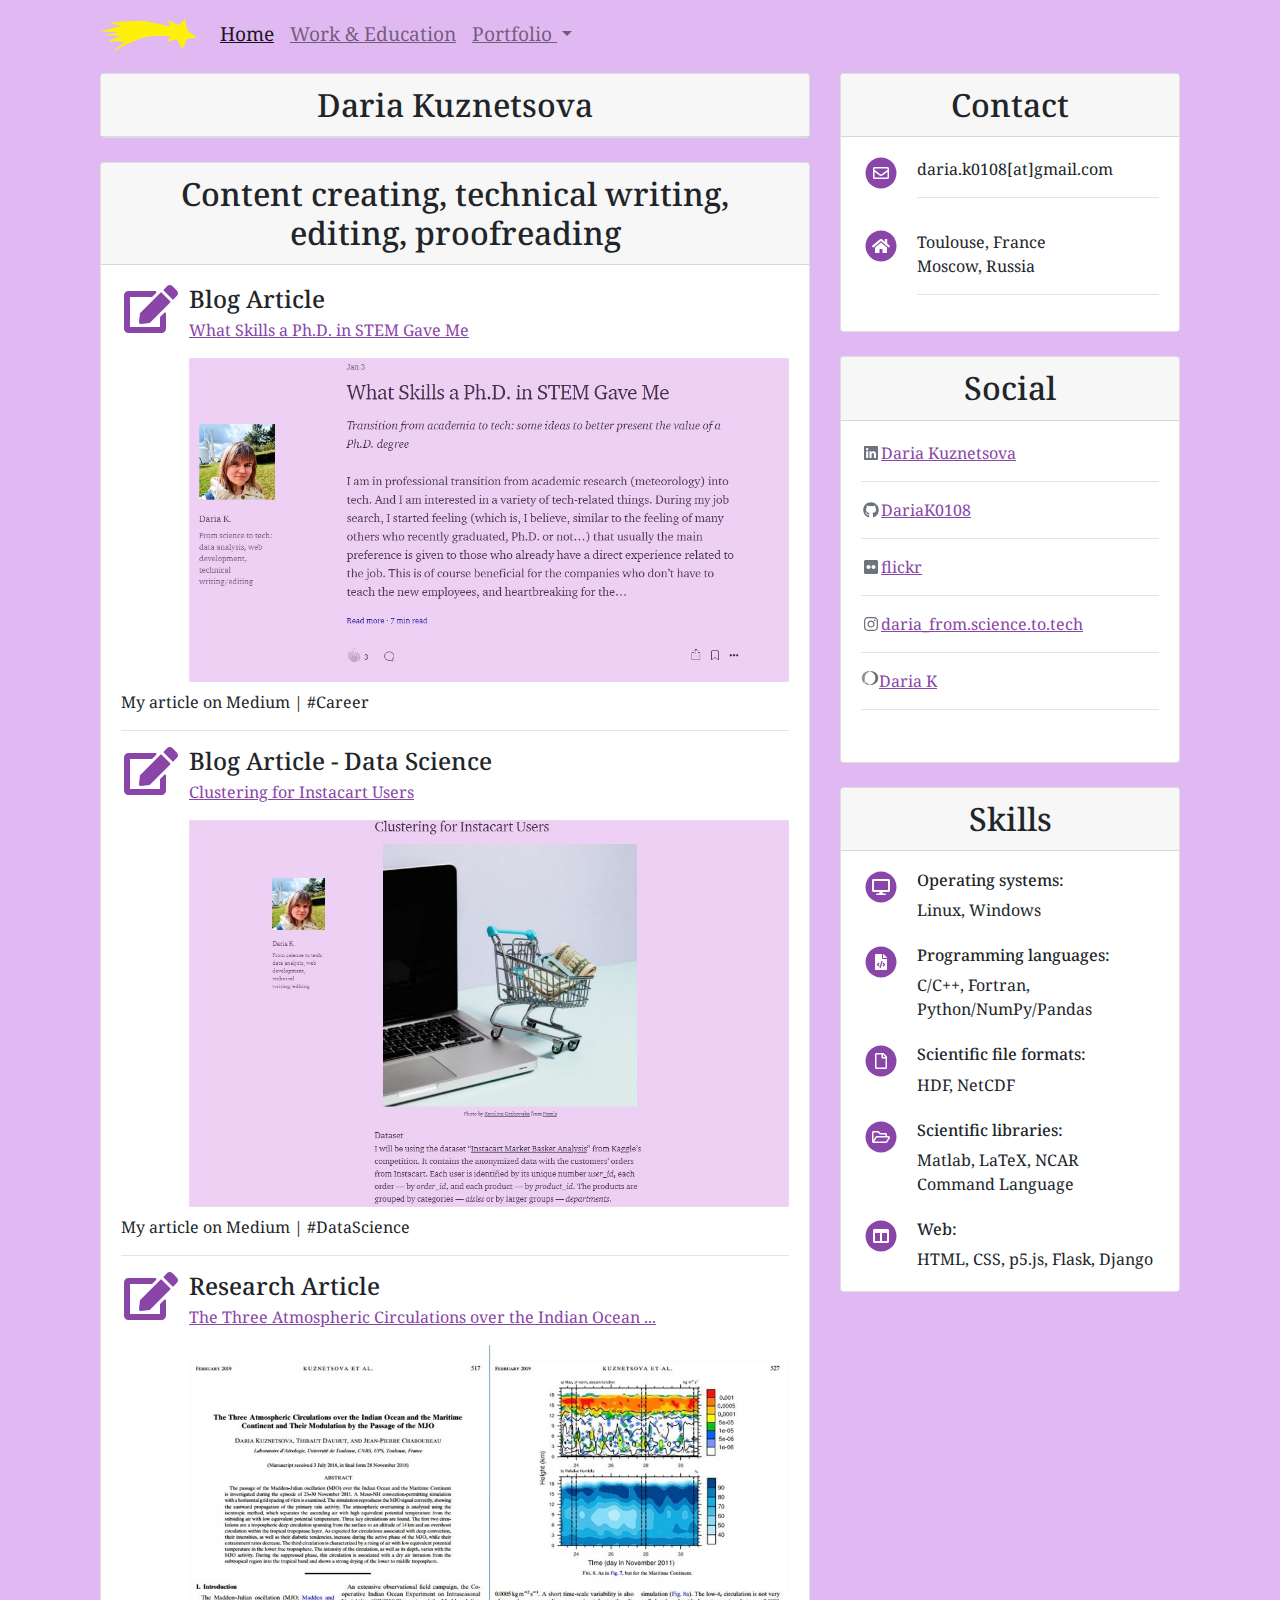
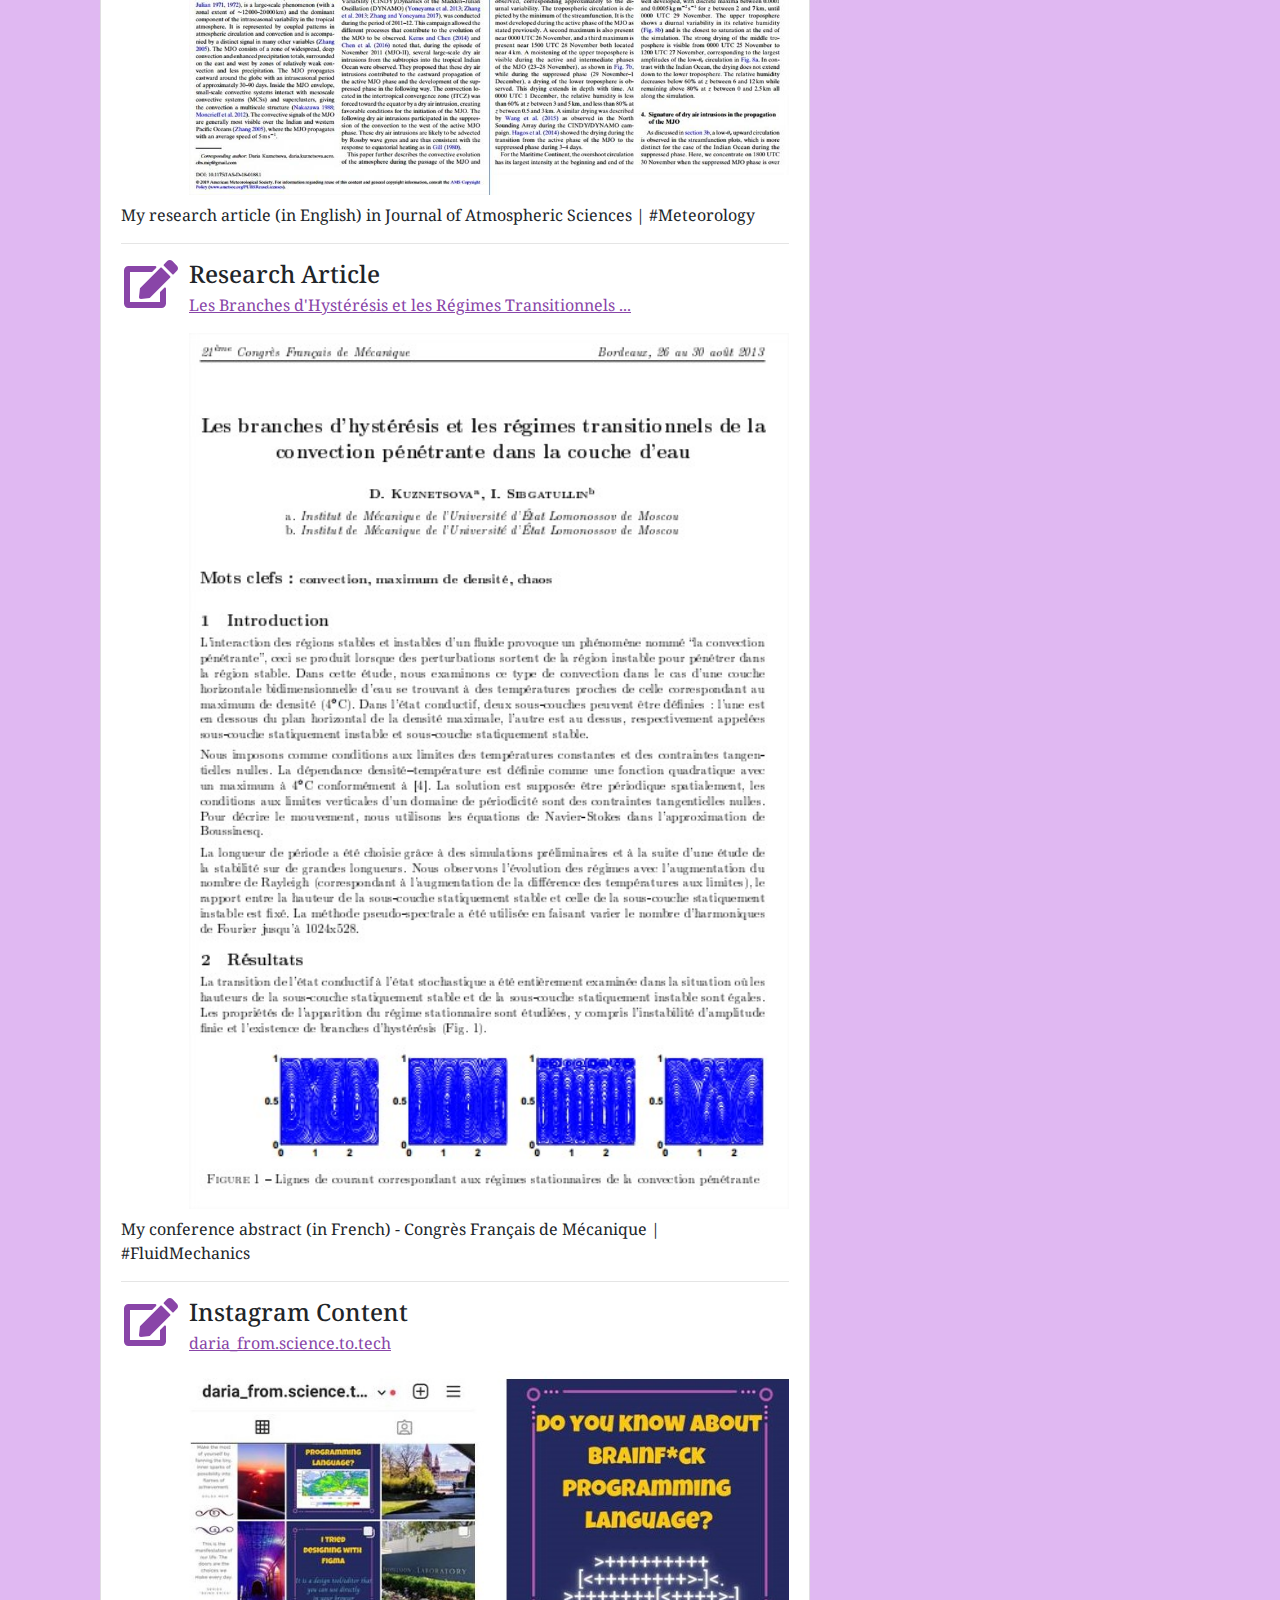
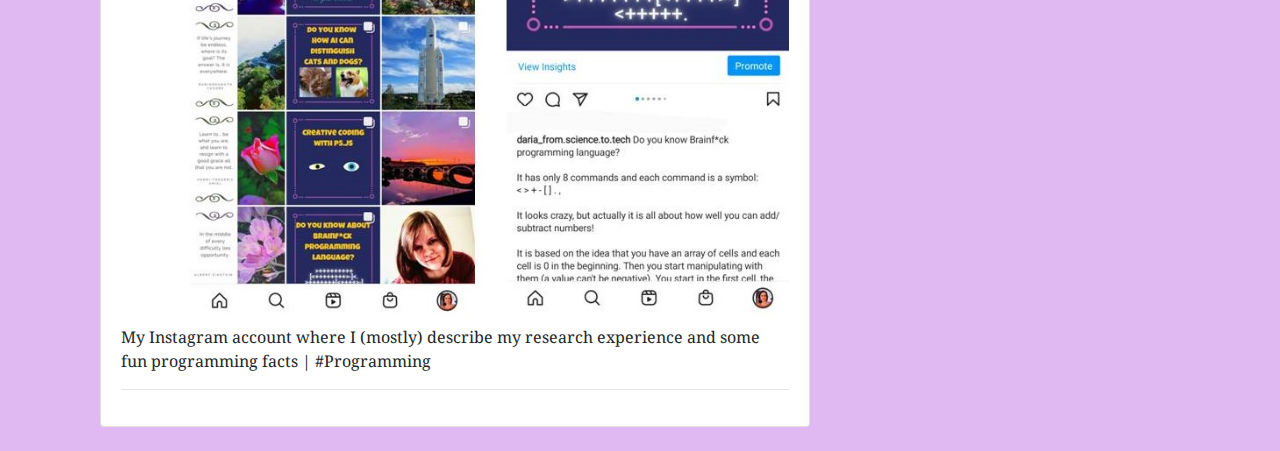
<file: writing.html>
﻿<!DOCTYPE html>
<html>
<head>
    <meta charset="utf-8">
    <meta name="viewport" content="width=device-width, initial-scale=1.0, shrink-to-fit=no">

    <link href="css/bootstrap.css" rel="stylesheet" />
    
    <link rel="shortcut icon" type="image/x-icon" href="img/Shooting-Star.ico"/>

    <link href="https://fonts.googleapis.com/css2?family=Dancing+Script:wght@700&display=swap" rel="stylesheet">
    <link href="https://fonts.googleapis.com/css2?family=Noto+Serif&display=swap" rel="stylesheet">
    <!-- <link href="css/all.css" rel="stylesheet"> -->
    <!-- <script defer src="js/fontawesome.min.js"></script> -->
    <script defer src="js/all.js"></script>
    <script defer src="js/jquery.min.js"></script>
    <!-- <script defer src="js/fontawesome.js"></script> -->

    <style type="text/css">
        .carousel-indicators {
            bottom: 0;
        }
        .carousel-indicators li {
            background-color: #868e96;
            cursor: pointer;
        }
        .carousel-indicators .active {
            background-color: #007bff;
        }
    </style>
    <link href="css/styles.css" rel="stylesheet" />

    <title>Daria Kuznetsova</title>


</head>

<body class="bg-light">
    <div class="container mt-1">
        
            
        <nav class="navbar navbar-expand-lg navbar-light bg-light">
            <a class="navbar-brand" href="index.html">
                <img src="img/Shooting-Star.png" width="95" height="32" alt="shooting star" loading="lazy">
            </a>
        
            <div class="navbar-collapse" id="navbarSupportedContent">
                <ul class="navbar-nav mr-auto">
                    <li class="nav-item active">
                    <a class="nav-link" href="index.html">Home <span class="sr-only">(current)</span></a>
                    </li>
                    <li class="nav-item">
                        <a class="nav-link" href="work_and_education.html">Work & Education</a>
                    </li>
                    
                    <li class="nav-item dropdown">
                    <a class="nav-link dropdown-toggle" href="#" id="navbarDropdown" role="button" data-toggle="dropdown" aria-haspopup="true" aria-expanded="false">
                        Portfolio
                    </a>
                    <div class="dropdown-menu" aria-labelledby="navbarDropdown">
                        <a class="dropdown-item" href="writing.html">Content Creating</a>
                        <a class="dropdown-item" href="dataviz.html">Data Visualization</a>
                    <!--
                        <div class="dropdown-divider"></div>
                        <a class="dropdown-item" href="#">Something else here</a>
                        -->
                    </div>
                    </li>
                </ul>
                <!-- Add Search bar later -->
                <!-- 
                <form class="form-inline my-2 my-lg-0" action="" method="get" novalidate>
                    <input class="form-control mr-sm-2" type="text" placeholder="Search" aria-label="Search" id="link-box">
                    <button class="btn btn-outline-primary my-2 my-sm-0" type="submit">Search</button>
                </form>
                -->
            </div>
        </nav>
    </div>


    

    <div class="container mt-2">
        <div class="col-md-12">

            <div class="row">

                <!--
                <div class="col-12 col-lg-8">
                -->
                <div class="col-md-8">
                
                    <div class="card mb-4">
                        <h2 class="card-header text-center">Daria Kuznetsova</h2>


                        <!--
                        <img src="img/profile.jpg" alt="Daria's pic" class="w-100" />
                        -->
                        <div class="carousel slide" data-ride="carousel">
                            <div class="carousel-inner">
                            <div class="carousel-item active">
                                
                                
                            </div>
                            
                            
                            
                        </div>
                    </div>    
                </div>

                <!-- <div class="col-md-12"> -->
                    
                
                <!-- </div> -->
                
                

                <div class="card mb-4">
                    <h2 class="card-header text-center">Content creating, technical writing, editing, proofreading</h2>

                    <div class="card-body">

                        <!-- Work experience No 1 -->
                        <div class="media mb-2">
                            <i class="fas fa-edit fa-fw fa-3x text-primary mr-2"></i>
                            <div class="media-body">
                                <h3 class="h4 mb-1">Blog Article</h3>
                                <p>
                                    <a href="https://daria-k0108.medium.com/what-skills-a-ph-d-in-stem-gave-me-132c62833c6a">
                                        What Skills a Ph.D. in STEM Gave Me
                                    </a>    
                                </p>
                                <center>
                                <img class="d-block w-80 img-fluid main" src="portfolio/article_medium_phd.jpg" width="640" alt="Above the mountains">
                                </center>
                            
                                
                            </div>
                        </div>
                        <p class="card-text">My article on Medium | #Career </p>
                        <hr />


                        <!-- Work experience No 2 -->

                        <div class="media mb-2">
                            <i class="fas fa-edit fa-fw fa-3x text-primary mr-2"></i>
                            <div class="media-body">
                                <h3 class="h4 mb-1">Blog Article - Data Science</h3>
                                <p>
                                    <a href="https://daria-k0108.medium.com/clustering-for-instacart-users-60ef4fcb122b">
                                        Clustering for Instacart Users
                                    </a>    
                                </p>
                                <center>
                                <img class="d-block w-80 img-fluid main" src="portfolio/article_medium_clustering.jpg" width="640" alt="Above the mountains">
                                </center>
                            
                                
                            </div>
                        </div>
                        <p class="card-text">My article on Medium | #DataScience </p>
                        <hr />

                        <div class="media mb-2">
                            <i class="fas fa-edit fa-fw fa-3x text-primary mr-2"></i>
                            <div class="media-body">
                                <h3 class="h4 mb-1">Research Article</h3>
                                <p>
                                    <a href="https://doi.org/10.1175/JAS-D-18-0188.1">
                                        The Three Atmospheric Circulations over the Indian Ocean ...
                                    </a>    
                                </p>
                                <center>
                                <img class="d-block w-80 img-fluid main" src="portfolio/article_research_english.jpg" width="640" alt="Above the mountains">
                                </center>
                            
                                
                            </div>
                        </div>
                        <p class="card-text">My research article (in English) in Journal of Atmospheric Sciences | #Meteorology </p>
                        <hr />

                        <div class="media mb-2">
                            <i class="fas fa-edit fa-fw fa-3x text-primary mr-2"></i>
                            <div class="media-body">
                                <h3 class="h4 mb-1">Research Article</h3>
                                <p>
                                    <a href="http://documents.irevues.inist.fr/handle/2042/52936?show=full">
                                        Les Branches d'Hystérésis et les Régimes Transitionnels ...
                                    </a>    
                                </p>
                                <center>
                                <img class="d-block w-80 img-fluid main" src="portfolio/article_research_french.jpg" width="640" alt="Above the mountains">
                                </center>
                            
                                
                            </div>
                        </div>
                        <p class="card-text">My conference abstract (in French) - Congrès Français de Mécanique | #FluidMechanics </p>
                        <hr />


                        <div class="media mb-2">
                            <i class="fas fa-edit fa-fw fa-3x text-primary mr-2"></i>
                            <div class="media-body">
                                <h3 class="h4 mb-1">Instagram Content</h3>
                                <p>
                                    <a href="https://www.instagram.com/daria_from.science.to.tech/">
                                        daria_from.science.to.tech 
                                    </a>    
                                </p>
                                <center>
                                <img class="d-block w-80 img-fluid main" src="portfolio/instagram_1.jpg" width="640" alt="Above the mountains">
                                </center>
                            
                                
                            </div>
                        </div>
                        <p class="card-text">My Instagram account where I (mostly) describe my research experience and some fun programming facts | #Programming </p>
                        <hr />

                    </div>
                </div>
            

                <!-- EDUCATION-->

                

            </div>
            <!-- 
            <div class="col-12 col-lg-4">
            -->

            <div class="col-md-4">
                <div class="card mb-4">
                    <h2 class="card-header text-center">Contact</h2>
                    <div class="card-body">
                        


                        <div class="media">
                            <div class="fa-layers fa-fw fa-2x mr-3">
                                <i class="fas fa-circle text-primary"></i>
                                <i class="far fa-envelope text-white" data-fa-transform="shrink-8"></i>
                            </div>

                    

                            <ul class="media-body list-unstyled">
                                <li>daria.k0108[at]gmail.com</li>
                                <li><hr /></li>

                            </ul>

                        </div>


                        <div class="media">

                            <div class="fa-layers fa-fw fa-2x mr-3">
                                <i class="fas fa-circle text-primary"></i>
                                <i class="fas fa-home text-white" data-fa-transform="shrink-8"></i>
                            </div>


                            <div class="media-body">
                                <address class="mb-0">
                                    Toulouse, France<br />
                                    Moscow, Russia<br />
                                    
                                </address>
                                <hr />
                            </div>
                        </div>

                        <!--
                        <div class="media">

                            <div class="fa-layers fa-fw fa-2x mr-3">
                                <i class="fas fa-circle text-primary"></i>
                                <i class="fas fa-at text-white" data-fa-transform="shrink-8"></i>
                            </div>

                            
                            <div class="media-body">
                                <form>
                                    <div class="form-group">
                                        <div class="input-group">
                                            <span class="input-group-text" id="name">Name:</span>
                                            <input type="text" class="form-control" name="name" placeholder="Your name here"
                                                   aria-label="Your name" aria-describedby="name" />

                                        </div>
                                    </div>
                                    <div class="form-group">
                                        <div class="input-group">
                                            <span class="input-group-text" id="email">Email:</span>
                                            <input type="email" class="form-control" name="email" placeholder="Your email here"
                                                   aria-label="Your email" aria-describedby="email" />

                                        </div>
                                    </div>
                                    
                                    <div class="form-group">
                                        <div class="input-group input-group-sm">
                                            <span class="input-group-text" id="message">
                                                <i class="fas fa-pencil-alt"></i>
                                            </span>
                                            <textarea class="form-control" name="message" placeholder="Your message here"
                                                      aria-label="Your message" aria-describedby="message" rows="3">
                                            </textarea>

                                        </div>
                                    </div>
                                    <button type="submit" class="btn btn-sm btn-primary">Send message</button>
                                    
                                </form>
                            </div>
                            
                        </div>
                        -->




                    </div>
                </div>



                <!-- PORTFOLIO -->

                <div class="card mb-4">
                    <h2 class="card-header text-center">Social</h2>
                    <div class="card-body">



                        <div class="media">

                            

                            <ul class="media-body list-unstyled">
                                <li><i class="fab fa-fw fa-linkedin text-muted"></i><a href="https://linkedin.com/in/daria-kuznetsova-0108">Daria Kuznetsova</a></li>
                                <li><hr /></li>

                                <li><i class="fab fa-fw fa-github text-muted"></i><a href="http://github.com/DariaK0108">DariaK0108</a></li>
                                
                                <!--
                                <li><i class="fab fa-fw fa-codepen text-muted"></i><a href="#0">CodePen</a></li>
                                <li><i class="fab fa-fw fa-stack-overflow text-muted"></i><a href="#0">Stackoverflow</a></li>
                                -->
                                <li><hr /></li>

                            
                                <li><i class="fab fa-fw fa-flickr text-muted"></i><a href="https://www.flickr.com/photos/daria-scientist/">flickr</a></li>
                                <li><hr /></li>
                                <li><i class="fab fa-fw fa-instagram text-muted"></i><a href="https://www.instagram.com/daria_from.science.to.tech/">daria_from.science.to.tech</a></li>
                                <li><hr /></li>

                                <!--
                                <li><i class="fab fa-fw fa-youtube text-muted"></i><a href="https://www.youtube.com/channel/UCbkzrXSzL9mL0Tl8bknSsQQ">Daria-Scientist</a></li>
                                <li><hr /></li>
                                -->
                                <li><span class="myicon"></span><a href="https://www.openprocessing.org/user/189183">Daria K</a></li>


                                <li><hr /></li>

                            </ul>

                        </div>


                    </div>
                </div>







                <!-- Skills -->
                <!-- PORTFOLIO -->

                <div class="card mb-4">
                    <h2 class="card-header text-center">Skills</h2>
                    <div class="card-body">



                        <div class="media">
                            <div class="fa-layers fa-fw fa-2x mr-3">
                                <i class="fas fa-circle text-primary"></i>
                                <i class="fas fa-desktop text-white" data-fa-transform="shrink-8"></i>
                            </div>
                            <div class="media-body">
                                <h6>Operating systems:</h6> 
                                Linux, Windows
                            </div>
                        </div>
                        <br />
                        <div class="media">
                            <div class="fa-layers fa-fw fa-2x mr-3">
                                <i class="fas fa-circle text-primary"></i>
                                <i class="fas fa-file-code text-white" data-fa-transform="shrink-8"></i>
                            </div>
                            <div class="media-body">
                                <h6>Programming languages:</h6>
                                C/C++, Fortran, Python/NumPy/Pandas
                            </div>
                        </div>
                        <br />
                        <div class="media">
                            <div class="fa-layers fa-fw fa-2x mr-3">
                                <i class="fas fa-circle text-primary"></i>
                                <i class="far fa-file text-white" data-fa-transform="shrink-8"></i>
                            </div>
                            <div class="media-body">
                                <h6>Scientific file formats:</h6>
                                HDF, NetCDF
                            </div>
                        </div>
                        <br />
                        <div class="media">
                            <div class="fa-layers fa-fw fa-2x mr-3">
                                <i class="fas fa-circle text-primary"></i>
                                <i class="far fa-folder-open text-white" data-fa-transform="shrink-8"></i>
                            </div>

                            <div class="media-body">
                                <h6>Scientific libraries:</h6>
                                Matlab, LaTeX, NCAR Command Language

                            </div>

                        </div>
                        <br />
                        <div class="media">
                            <div class="fa-layers fa-fw fa-2x mr-3">
                                <i class="fas fa-circle text-primary"></i>
                                <i class="fas fa-columns text-white" data-fa-transform="shrink-8"></i>
                            </div>
                            <div class="media-body">
                                <h6>Web:</h6>
                                HTML, CSS, p5.js, Flask, Django
                            </div>

                        </div>




                    </div>
                </div>












            </div>
















        <!-- <div class="row"> -->
        </div>


    <!-- <div class="container mt-4"> -->
    </div>
    




    <script src="js/jquery.min.js"></script>
    <script src="js/bootstrap.bundle.js"></script>
</body>
</html>
</file>
<file: css/styles.css>
﻿nav {
    /* background-color: #DBEBF4; */
    background-color: #e0b8f2;
    font-size: 1.2em;
}

a,h5 {
    color: #8945a8;
}

a {
    text-decoration: underline;
}

/* override the bootstrap light gray background */
.bg-light {
    background-color: #e0b8f2 /* #f8f9fa */ !important;
}

.myicon {
    content: url('../img/openprocessingjpg.jpg');
    height: 18px;
    width: 18px; 
    display: inline;
    /* Other styles here */
}

.text-primary {
    color: #8945a8 !important;
}
  
a.text-primary:hover, a.text-primary:focus {
    color: #8945a8 !important;
}


.btn-primary {
    
    background-color: #8945a8;
    border-color: #8945a8;
}
  
.btn-primary:hover {
    
    background-color: #0069d9;
    border-color: #0062cc;
}

.btn-outline-primary {
    color: #8945a8;
    border-color: #8945a8;
}
  
.btn-outline-primary:hover {
    color: #fff;
    background-color: #007bff;
    border-color: #007bff;
  }

body {
    /* font-family: 'Montez', cursive; */
    font-family: 'Noto Serif', serif;
    
}

.textcarousel-lg, .textcarousel-sm {
    font-family: 'Dancing Script', cursive;
}

.textcarousel-lg {
    font-size: 2em;
}

.textcarousel-sm {
    font-size: 1.4em;
}
</file>
